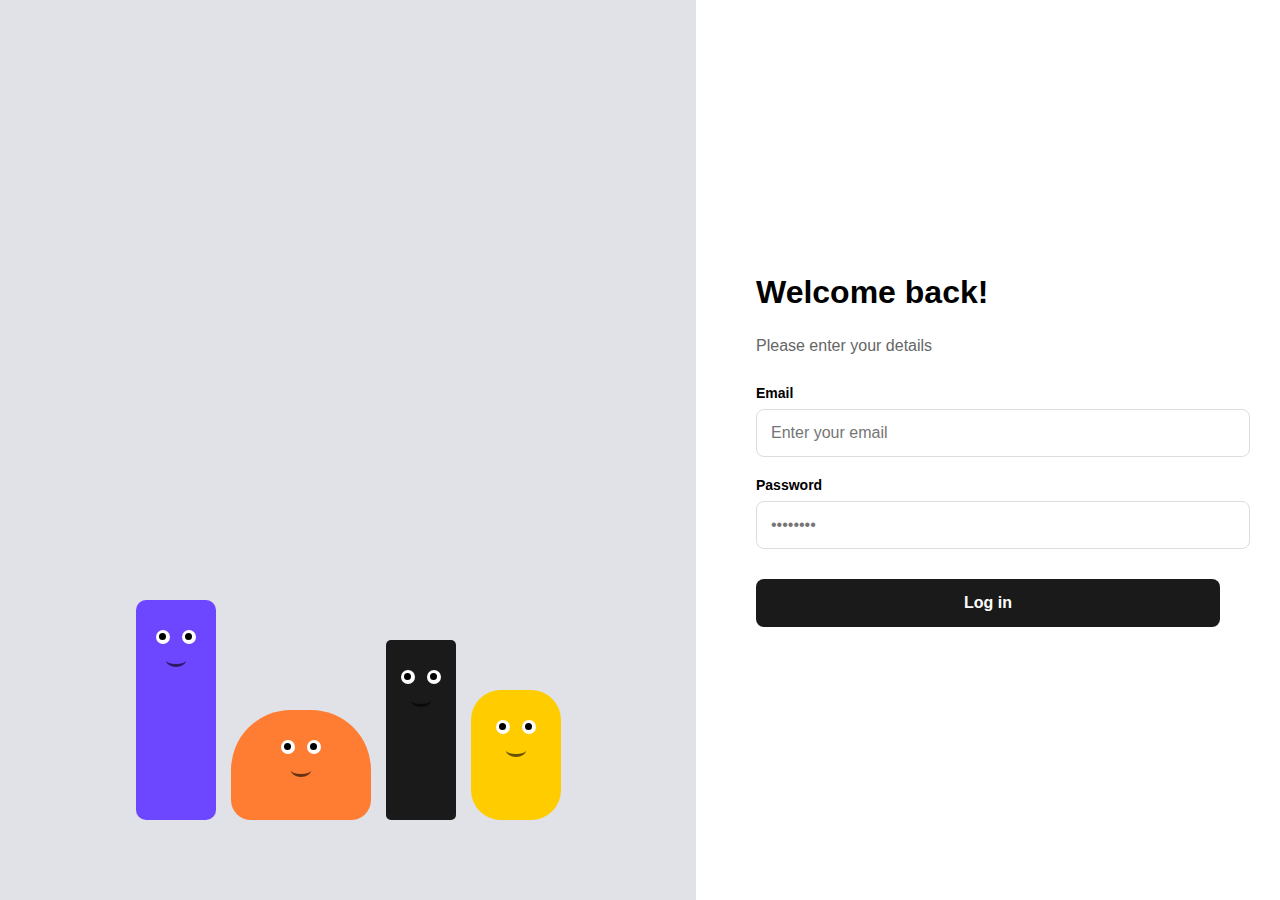
<file: weather app/frontend.html>
<!DOCTYPE html>
<html lang="en">
<head>
    <meta charset="UTF-8">
    <meta name="viewport" content="width=device-width, initial-scale=1.0">
    <title>LOGIN PAGE</title>
    <style>
        :root {
            --bg-left: #e0e2e7;
            --primary: #1a1a1a;
        }

        body {
            margin: 0;
            display: flex;
            height: 100vh;
            font-family: 'Inter', sans-serif;
            background-color: white;
            overflow: hidden;
        }

        /* --- Left Side: Animated Characters --- */
        .visual-side {
            flex: 1.2;
            background-color: var(--bg-left);
            display: flex;
            justify-content: center;
            align-items: flex-end;
            padding-bottom: 80px;
            position: relative;
        }

        .character-group {
            display: flex;
            align-items: flex-end;
            gap: 15px;
        }

        .character {
            position: relative;
            transition: all 0.4s cubic-bezier(0.175, 0.885, 0.32, 1.275);
            animation: bounce 3s infinite ease-in-out;
        }

        @keyframes bounce {
            0%, 100% { transform: translateY(0); }
            50% { transform: translateY(-15px); }
        }

        /* Character Shapes & Colors */
        .char-purple { width: 80px; height: 220px; background: #6c47ff; border-radius: 10px; animation-delay: 0.1s; }
        .char-orange { width: 140px; height: 110px; background: #ff7d33; border-radius: 60px 60px 20px 20px; animation-delay: 0.3s; }
        .char-black  { width: 70px; height: 180px; background: #1a1a1a; border-radius: 5px; animation-delay: 0.5s; }
        .char-yellow { width: 90px; height: 130px; background: #ffcc00; border-radius: 30px; animation-delay: 0.7s; }

        /* Face Styling */
        .face {
            position: absolute;
            top: 30px;
            width: 100%;
            display: flex;
            flex-direction: column;
            align-items: center;
        }
        
        .eyes { display: flex; gap: 12px; }
        .eye {
            width: 14px;
            height: 14px;
            background: white;
            border-radius: 50%;
            position: relative;
            overflow: hidden;
        }
        .pupil {
            width: 7px;
            height: 7px;
            background: black;
            border-radius: 50%;
            position: absolute;
            top: 3px;
            left: 3px;
            transition: transform 0.1s linear;
        }

        .mouth {
            width: 20px;
            height: 10px;
            border-bottom: 3px solid rgba(0,0,0,0.6);
            border-radius: 50%;
            margin-top: 10px;
            transition: 0.3s;
        }

        /* --- Interaction States --- */
        
        /* 1. Hiding eyes (Password focus) */
        .character.hiding .eye { height: 2px; background: #333; margin-top: 6px; }
        .character.hiding .pupil { opacity: 0; }

        /* 2. Success (Smile) */
        .character.success .mouth {
            height: 15px;
            width: 25px;
            background: #333;
            border-radius: 0 0 25px 25px;
            border: none;
        }

        /* 3. Error (Sad) */
        .character.error .mouth {
            border-bottom: none;
            border-top: 3px solid #333;
            margin-top: 15px;
        }

        /* --- Right Side: Login Form --- */
        .login-side {
            flex: 0.8;
            display: flex;
            flex-direction: column;
            justify-content: center;
            padding: 0 60px;
        }

        h1 { font-size: 32px; margin-bottom: 10px; }
        p { color: #666; margin-bottom: 30px; }

        .input-box { margin-bottom: 20px; }
        label { display: block; font-size: 14px; font-weight: 600; margin-bottom: 8px; }
        input {
            width: 100%;
            padding: 14px;
            border: 1px solid #ddd;
            border-radius: 8px;
            font-size: 16px;
            outline: none;
            transition: 0.2s;
        }
        input:focus { border-color: #6c47ff; box-shadow: 0 0 0 3px rgba(108, 71, 255, 0.1); }

        button {
            width: 100%;
            padding: 15px;
            background: #1a1a1a;
            color: white;
            border: none;
            border-radius: 8px;
            font-size: 16px;
            font-weight: 600;
            cursor: pointer;
            margin-top: 10px;
        }

        #status-msg {
            margin-top: 20px;
            text-align: center;
            font-weight: 500;
        }
    </style>
</head>
<body>

    <div class="visual-side">
        <div class="character-group">
            <div class="character char-purple">
                <div class="face"><div class="eyes"><div class="eye"><div class="pupil"></div></div><div class="eye"><div class="pupil"></div></div></div><div class="mouth"></div></div>
            </div>
            <div class="character char-orange">
                <div class="face"><div class="eyes"><div class="eye"><div class="pupil"></div></div><div class="eye"><div class="pupil"></div></div></div><div class="mouth"></div></div>
            </div>
            <div class="character char-black">
                <div class="face"><div class="eyes"><div class="eye"><div class="pupil"></div></div><div class="eye"><div class="pupil"></div></div></div><div class="mouth"></div></div>
            </div>
            <div class="character char-yellow">
                <div class="face"><div class="eyes"><div class="eye"><div class="pupil"></div></div><div class="eye"><div class="pupil"></div></div></div><div class="mouth"></div></div>
            </div>
        </div>
    </div>

    <div class="login-side">
        <h1>Welcome back!</h1>
        <p>Please enter your details</p>
        
        <div class="input-box">
            <label>Email</label>
            <input type="email" id="email" placeholder="Enter your email">
        </div>
        
        <div class="input-box">
            <label>Password</label>
            <input type="password" id="password" placeholder="••••••••">
        </div>

        <button onclick="checkLogin()">Log in</button>
        <div id="status-msg"></div>
    </div>

    <script>
        const pupils = document.querySelectorAll('.pupil');
        const chars = document.querySelectorAll('.character');
        const passInput = document.getElementById('password');
        const statusMsg = document.getElementById('status-msg');

        // Eye Movement Logic
        document.addEventListener('mousemove', (e) => {
            pupils.forEach(pupil => {
                const rect = pupil.getBoundingClientRect();
                const eyeX = rect.left + rect.width / 2;
                const eyeY = rect.top + rect.height / 2;
                
                const angle = Math.atan2(e.clientX - eyeX, e.clientY - eyeY);
                const x = Math.sin(angle) * 5;
                const y = Math.cos(angle) * 5;
                
                pupil.style.transform = `translate(${x}px, ${y}px)`;
            });
        });

        // "Don't Watch Me" Logic
        passInput.addEventListener('focus', () => {
            chars.forEach(c => c.classList.add('hiding'));
        });

        passInput.addEventListener('blur', () => {
            chars.forEach(c => c.classList.remove('hiding'));
        });

        // Login Result Logic
        function checkLogin() {
            const email = document.getElementById('email').value;
            const pass = document.getElementById('password').value;

            // Simple demo check
            if (email.includes('@') && pass.length > 3) {
                updateUI("Login Successful!", "success", "#22c55e");
            } else {
                updateUI("Invalid credentials", "error", "#ef4444");
            }
        }

        function updateUI(text, className, color) {
            statusMsg.innerText = text;
            statusMsg.style.color = color;
            
            chars.forEach(c => {
                c.classList.remove('success', 'error');
                c.classList.add(className);
            });

            // Revert expressions after 2 seconds
            setTimeout(() => {
                chars.forEach(c => c.classList.remove('success', 'error'));
                statusMsg.innerText = "";
            }, 2500);
        }
    </script>
</body>
</html>

<!-- test@me.com pass-1234 -->
</file>
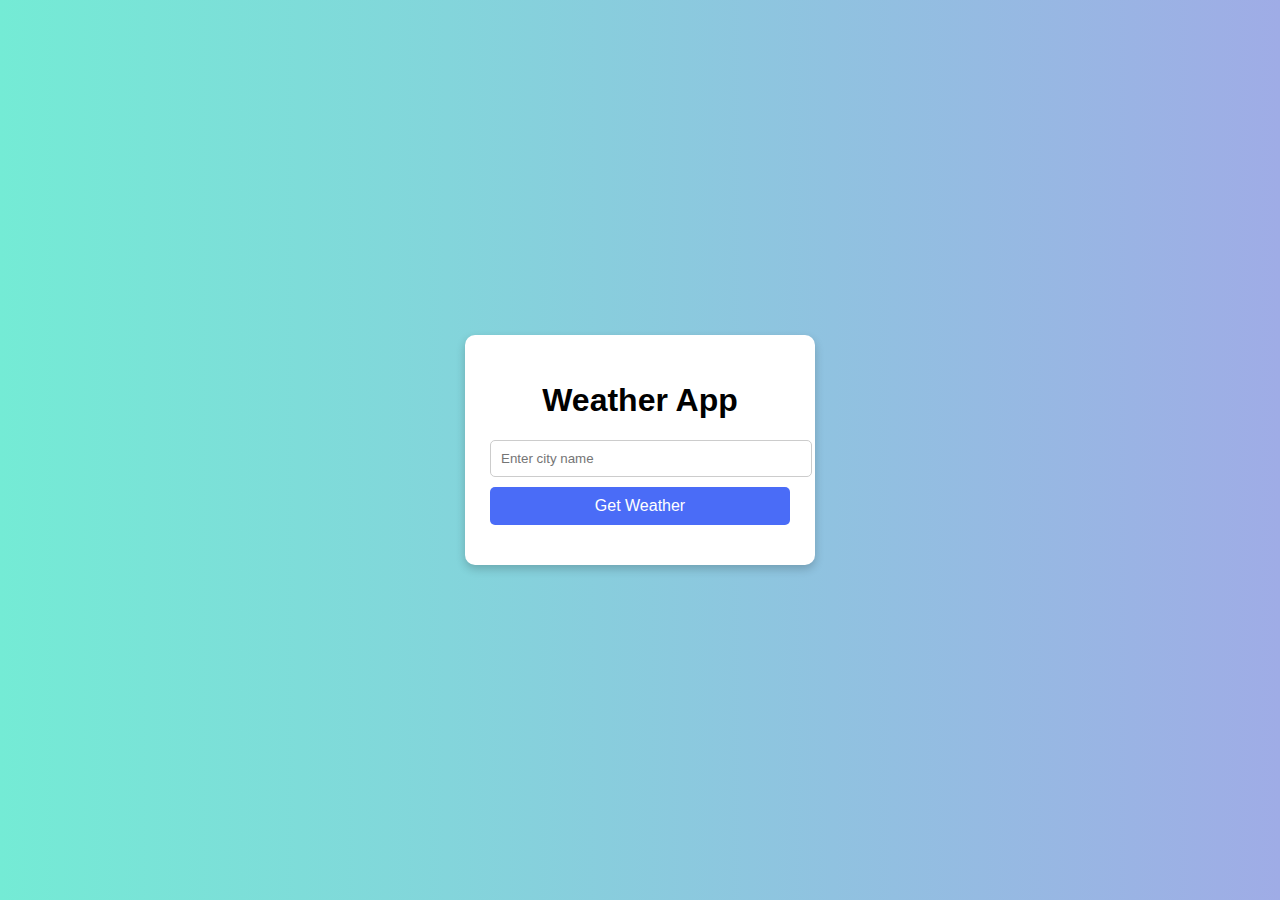
<file: weather app/weather.html>
<!DOCTYPE html>
<html lang="en">
<head>
    <meta charset="UTF-8">
    <title>Weather App</title>

    <style>
        body {
            font-family: Arial, sans-serif;
            background: linear-gradient(to right, #74ebd5, #9face6);
            display: flex;
            justify-content: center;
            align-items: center;
            height: 100vh;
            margin: 0;
        }

        .weather-container {
            background: white;
            padding: 25px;
            border-radius: 10px;
            text-align: center;
            width: 300px;
            box-shadow: 0 4px 10px rgba(0, 0, 0, 0.2);
        }

        input {
            width: 100%;
            padding: 10px;
            margin-bottom: 10px;
            border-radius: 5px;
            border: 1px solid #ccc;
        }

        button {
            width: 100%;
            padding: 10px;
            border: none;
            background: #4a6cf7;
            color: white;
            font-size: 16px;
            border-radius: 5px;
            cursor: pointer;
        }

        button:hover {
            background: #3954c4;
        }

        .result {
            margin-top: 15px;
            font-size: 16px;
        }
    </style>
</head>
<body>

<div class="weather-container">
    <h1>Weather App</h1>

    <input type="text" id="locationInput" placeholder="Enter city name">
    <button onclick="getWeather()">Get Weather</button>

    <div id="weatherResult" class="result"></div>
</div>

<script>
    const apiKey = "c15cfcae6a3b43519c2164247260101";

    function getWeather() {
        const location = document.getElementById("locationInput").value;
        const resultDiv = document.getElementById("weatherResult");

        if (location === "") {
            resultDiv.innerHTML = "Please enter a city name.";
            return;
        }

        const url = `http://api.weatherapi.com/v1/current.json?key=${apiKey}&q=${location}&aqi=yes`;

        fetch(url)
            .then(response => response.json())
            .then(data => {
                if (data.error) {
                    resultDiv.innerHTML = "Location not found.";
                } else {
                    resultDiv.innerHTML = `
                        <h3>${data.location.name}, ${data.location.country}</h3>
                        <p>Temperature: ${data.current.temp_c} °C</p>
                        <p>Condition: ${data.current.condition.text}</p>
                    `;
                }
            })
            .catch(() => {
                resultDiv.innerHTML = "Error fetching weather data.";
            });
    }
</script>

</body>
</html>
</file>
